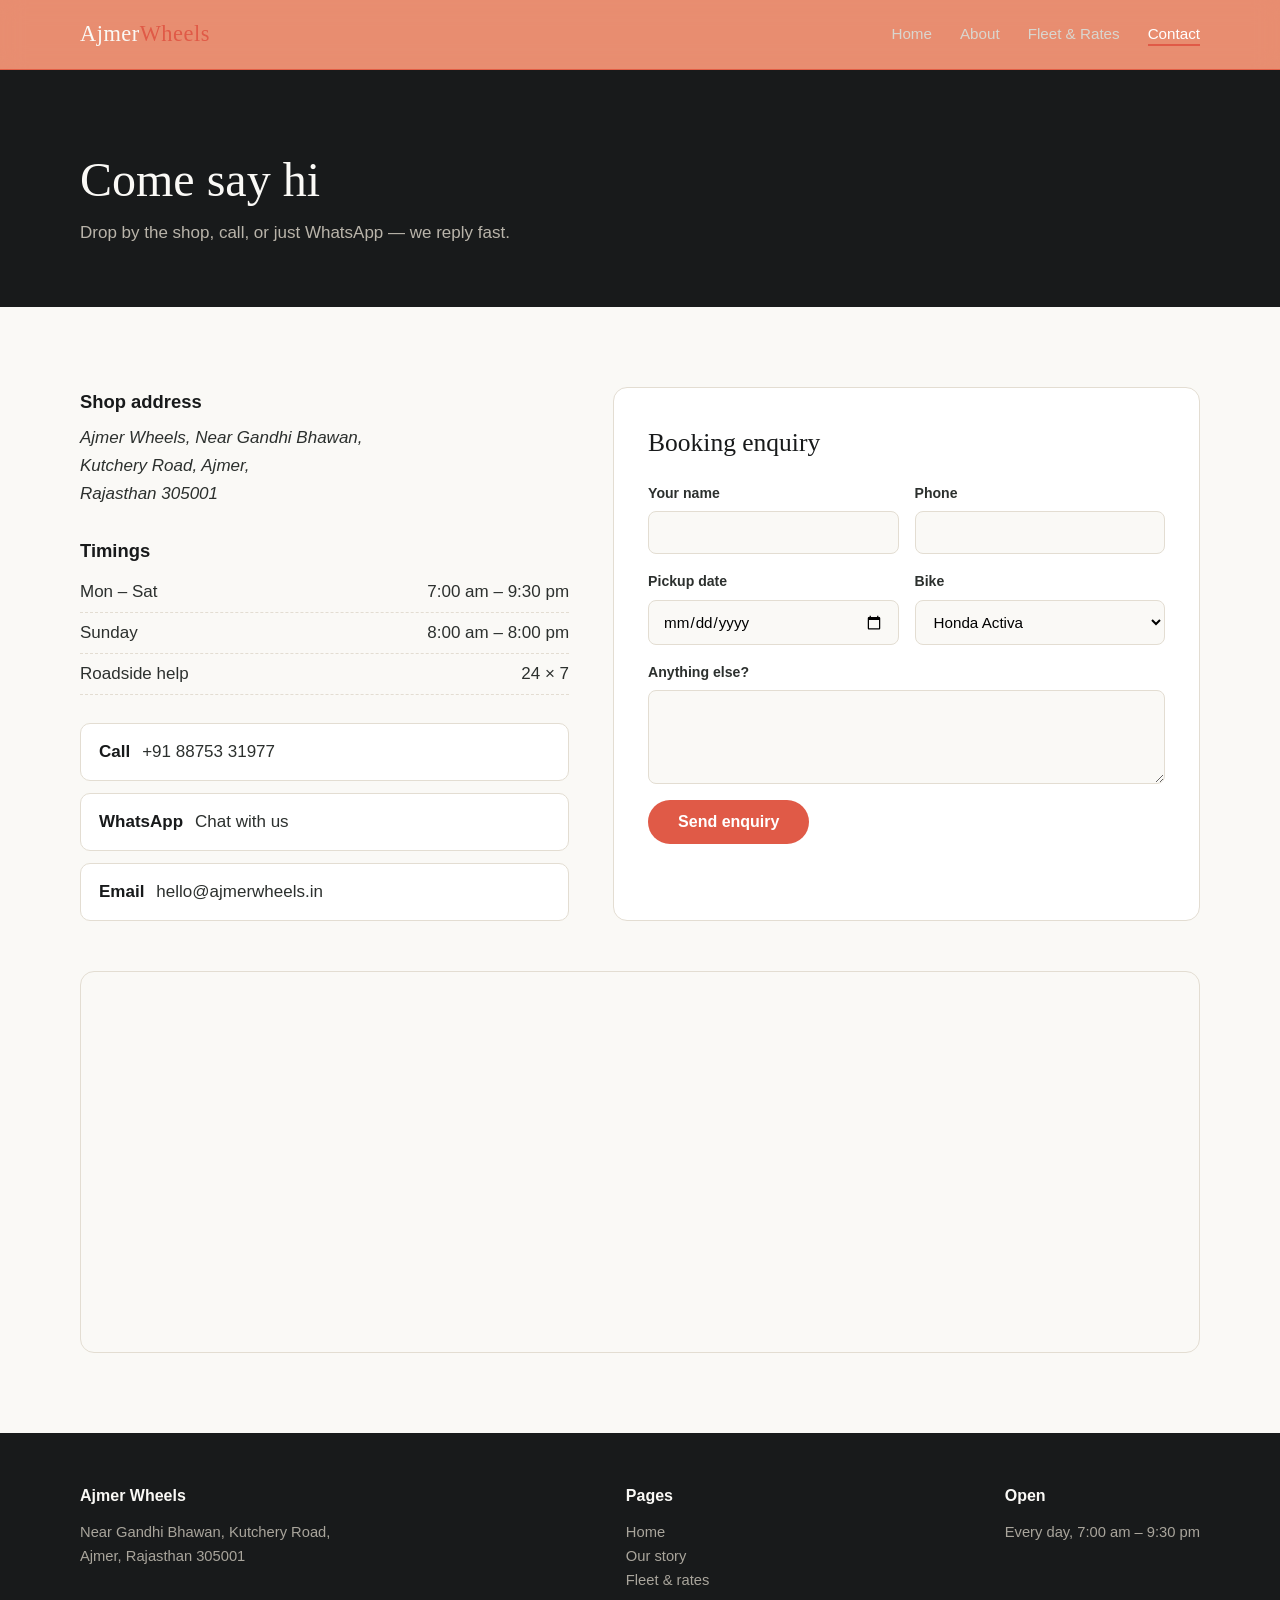
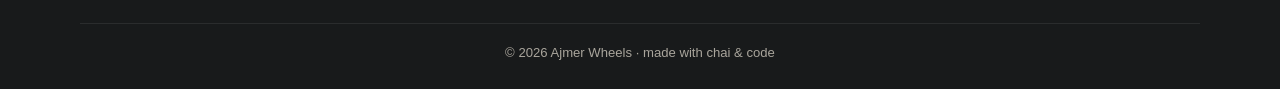
<file: contact.html>
<!DOCTYPE html>
<html lang="en">
<head>
  <meta charset="UTF-8">
  <meta name="viewport" content="width=device-width, initial-scale=1.0">
  <meta name="description" content="Contact Ajmer Wheels - call, WhatsApp or visit our bike rental shop on Kutchery Road, Ajmer.">
  <title>Contact | Ajmer Wheels</title>
  <link rel="stylesheet" href="style.css">
  <style>
    /* booking confirmation box */
    .booking-success {
      background: #fff;
      border: 1px solid var(--soft-line);
      border-radius: var(--radius-soft);
      padding: 50px 34px;
      text-align: center;
      align-self: start;
    }
    .booking-success[hidden] { display: none; }
    .tick-circle {
      width: 110px;
      height: 110px;
      margin: 0 auto 22px;
      border-radius: 50%;
      background: #22b35a;
      display: flex;
      align-items: center;
      justify-content: center;
      animation: tickPop .5s ease;
    }
    .tick-circle svg { width: 60px; height: 60px; }
    .booking-success h2 {
      font-family: var(--heading-font);
      font-weight: normal;
      font-size: 1.8rem;
      color: var(--charcoal);
      margin-bottom: 10px;
    }
    .booking-success p { color: #6b6f6c; margin-bottom: 8px; }
    .booking-success .ride-btn { margin-top: 18px; }
    @keyframes tickPop {
      0% { transform: scale(.3); opacity: 0; }
      70% { transform: scale(1.1); opacity: 1; }
      100% { transform: scale(1); }
    }
  </style>
</head>
<body>

  <header class="topbar">
    <div class="wrap-box topbar-inner">
      <a href="index.html" class="shop-logo">Ajmer<span>Wheels</span></a>
      <nav aria-label="Main menu">
        <ul class="menu-links">
          <li><a href="index.html">Home</a></li>
          <li><a href="about.html">About</a></li>
          <li><a href="services.html">Fleet &amp; Rates</a></li>
          <li><a href="contact.html" class="on-page">Contact</a></li>
        </ul>
      </nav>
    </div>
  </header>

  <main>
    <section class="page-banner">
      <div class="wrap-box">
        <h1>Come say hi</h1>
        <p>Drop by the shop, call, or just WhatsApp — we reply fast.</p>
      </div>
    </section>

    <section class="chunk">
      <div class="wrap-box">
        <div class="reach-grid">
          <div>
            <div class="info-block">
              <h2>Shop address</h2>
              <address>Ajmer Wheels, Near Gandhi Bhawan,<br>Kutchery Road, Ajmer,<br>Rajasthan 305001</address>
            </div>

            <div class="info-block">
              <h2>Timings</h2>
              <ul class="timing-list">
                <li><span>Mon – Sat</span><span>7:00 am – 9:30 pm</span></li>
                <li><span>Sunday</span><span>8:00 am – 8:00 pm</span></li>
                <li><span>Roadside help</span><span>24 × 7</span></li>
              </ul>
            </div>

            <div class="quick-links">
              <a class="quick-link" href="tel:+918875331977"><b>Call</b> +91 88753 31977</a>
              <a class="quick-link" href="https://wa.me/919876543210"><b>WhatsApp</b> Chat with us</a>
              <a class="quick-link" href="mailto:hello@ajmerwheels.in"><b>Email</b> hello@ajmerwheels.in</a>
            </div>
          </div>

          <form class="enquiry-form" action="#" method="post">
            <h2>Booking enquiry</h2>
            <div class="field-pair">
              <div class="field">
                <label for="riderName">Your name</label>
                <input type="text" id="riderName" name="riderName" required>
              </div>
              <div class="field">
                <label for="riderPhone">Phone</label>
                <input type="tel" id="riderPhone" name="riderPhone" required>
              </div>
            </div>
            <div class="field-pair">
              <div class="field">
                <label for="pickDate">Pickup date</label>
                <input type="date" id="pickDate" name="pickDate">
              </div>
              <div class="field">
                <label for="whichBike">Bike</label>
                <select id="whichBike" name="whichBike">
                  <option>Honda Activa</option>
                  <option>Bajaj Pulsar 150</option>
                  <option>Royal Enfield Classic 350</option>
                  <option>Royal Enfield Himalayan</option>
                </select>
              </div>
            </div>
            <div class="field">
              <label for="riderMsg">Anything else?</label>
              <textarea id="riderMsg" name="riderMsg" rows="4"></textarea>
            </div>
            <button type="submit" class="ride-btn">Send enquiry</button>
          </form>

          <div class="booking-success" id="bookingSuccess" hidden role="status" aria-live="polite">
            <div class="tick-circle">
              <svg viewBox="0 0 24 24" fill="none" stroke="#fff" stroke-width="3" stroke-linecap="round" stroke-linejoin="round" aria-hidden="true"><path d="M5 12.5l4.5 4.5L19 7.5"/></svg>
            </div>
            <h2>Your booking is confirmed!</h2>
            <p id="successName">Thank you!</p>
            <p>We'll call you shortly on your number to finalise the details.</p>
            <a href="index.html" class="ride-btn">Back to home</a>
          </div>
        </div>

        <div class="map-frame">
          <iframe title="Map showing Ajmer Wheels location in Ajmer" src="https://www.google.com/maps?q=Kutchery+Road+Ajmer&amp;output=embed" loading="lazy" referrerpolicy="no-referrer-when-downgrade"></iframe>
        </div>
      </div>
    </section>
  </main>

  <footer class="bottom-bar">
    <div class="wrap-box">
      <div class="bottom-cols">
        <div>
          <h2>Ajmer Wheels</h2>
          <p>Near Gandhi Bhawan, Kutchery Road,<br>Ajmer, Rajasthan 305001</p>
        </div>
        <div>
          <h2>Pages</h2>
          <ul>
            <li><a href="index.html">Home</a></li>
            <li><a href="about.html">Our story</a></li>
            <li><a href="services.html">Fleet &amp; rates</a></li>
          </ul>
        </div>
        <div>
          <h2>Open</h2>
          <p>Every day, 7:00 am – 9:30 pm</p>
        </div>
      </div>
      <p class="copy-line">© 2026 Ajmer Wheels · made with chai &amp; code</p>
    </div>
  </footer>

  <script>
    var form = document.querySelector('.enquiry-form');
    var box = document.getElementById('bookingSuccess');
    form.addEventListener('submit', function (e) {
      e.preventDefault();
      var name = document.getElementById('riderName').value.trim();
      document.getElementById('successName').textContent = name ? 'Thank you, ' + name + '.' : 'Thank you!';
      form.style.display = 'none';
      box.hidden = false;
      box.scrollIntoView({ behavior: 'smooth', block: 'center' });
    });
  </script>

</body>
</html>
</file>
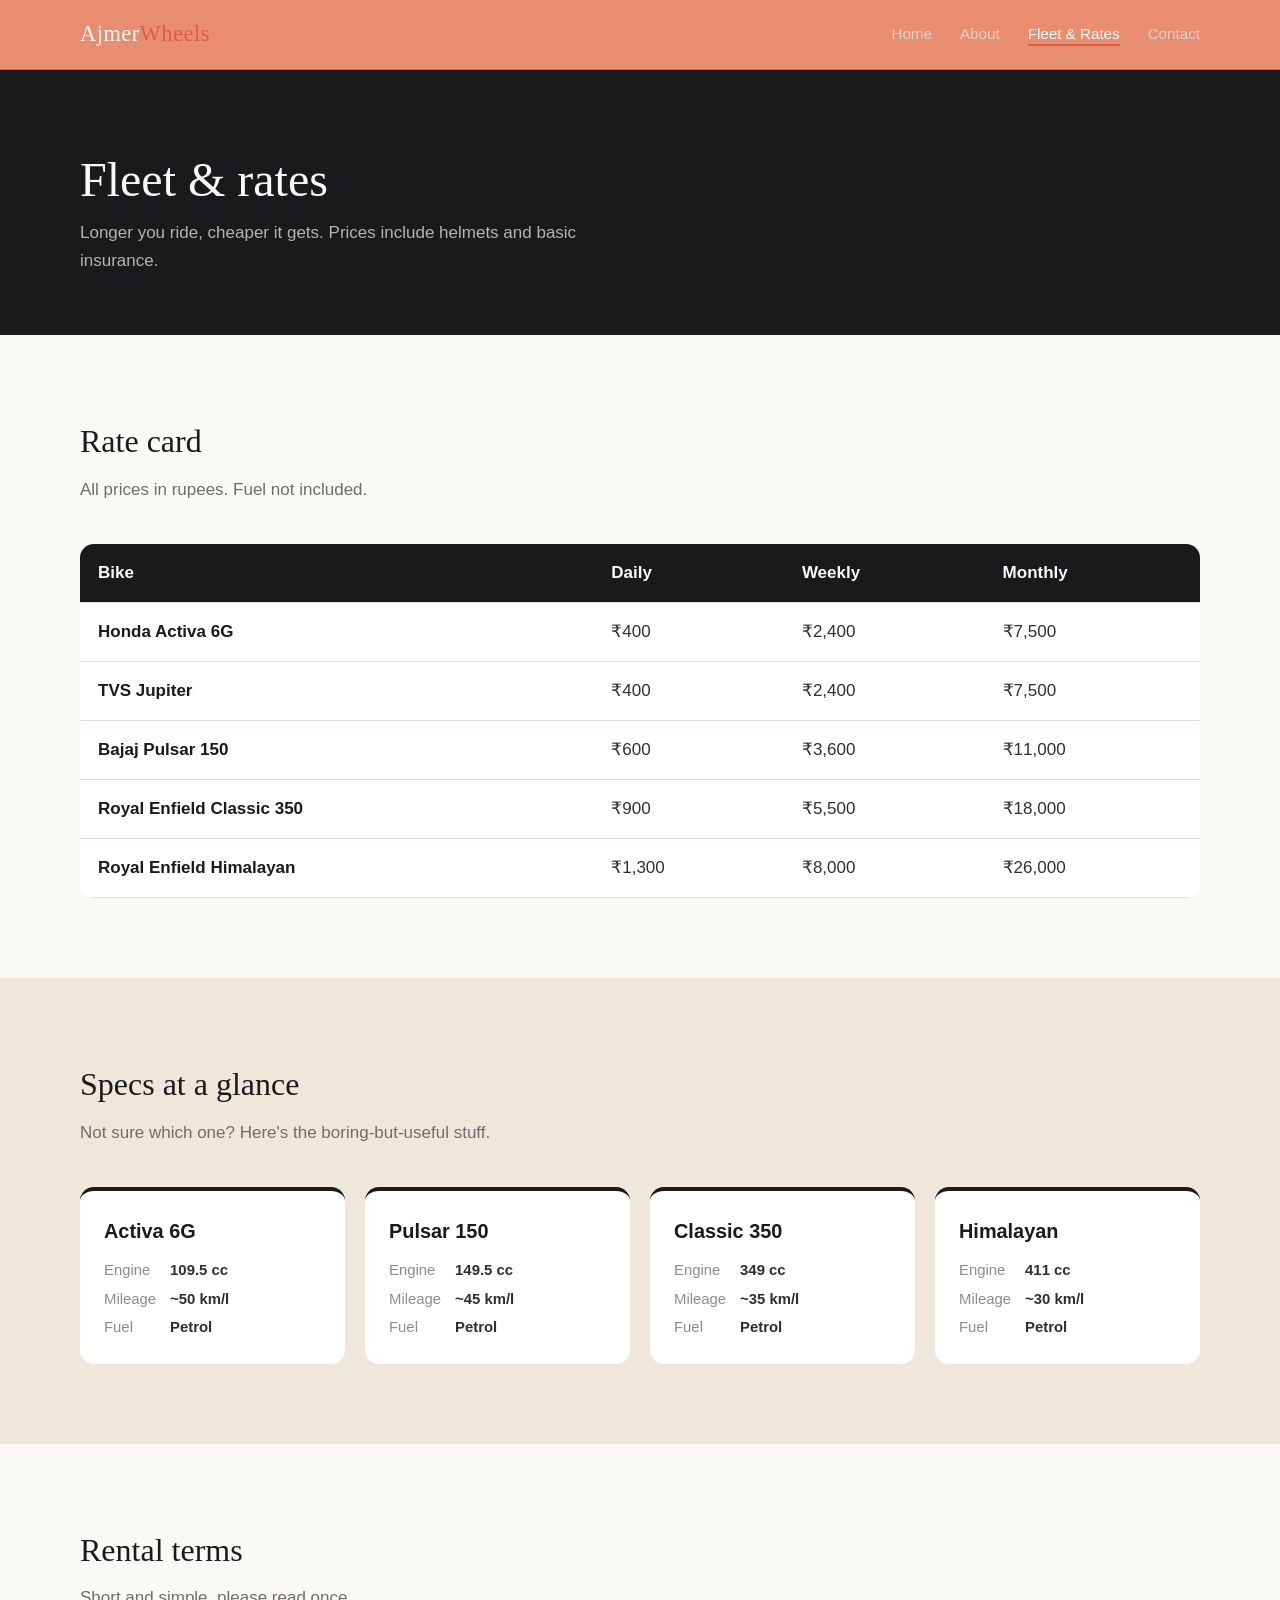
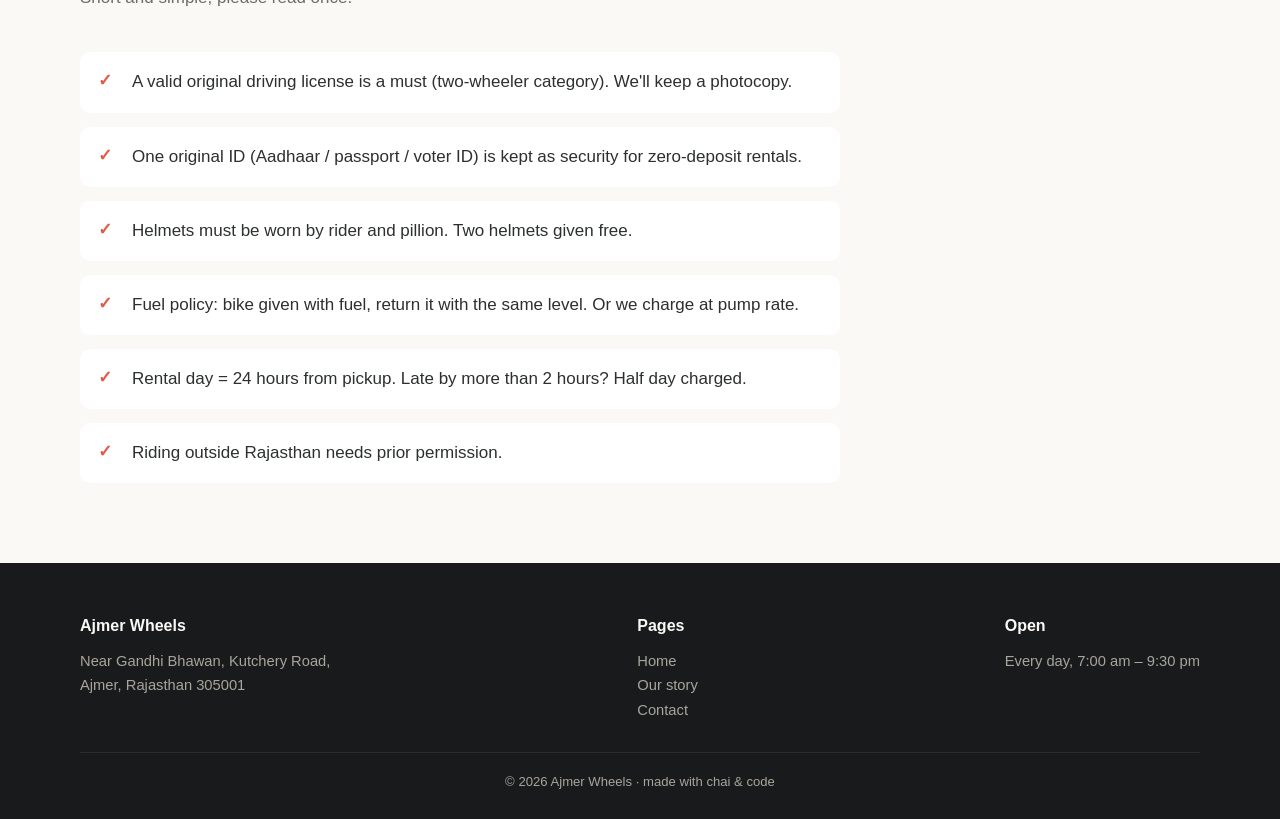
<file: services.html>
<!DOCTYPE html>
<html lang="en">
<head>
  <meta charset="UTF-8">
  <meta name="viewport" content="width=device-width, initial-scale=1.0">
  <meta name="description" content="Daily, weekly and monthly bike rental rates in Ajmer with full vehicle specs and rental terms.">
  <title>Fleet &amp; Rates | Ajmer Wheels</title>
  <link rel="stylesheet" href="style.css">
</head>
<body>

  <header class="topbar">
    <div class="wrap-box topbar-inner">
      <a href="index.html" class="shop-logo">Ajmer<span>Wheels</span></a>
      <nav aria-label="Main menu">
        <ul class="menu-links">
          <li><a href="index.html">Home</a></li>
          <li><a href="about.html">About</a></li>
          <li><a href="services.html" class="on-page">Fleet &amp; Rates</a></li>
          <li><a href="contact.html">Contact</a></li>
        </ul>
      </nav>
    </div>
  </header>

  <main>
    <section class="page-banner">
      <div class="wrap-box">
        <h1>Fleet &amp; rates</h1>
        <p>Longer you ride, cheaper it gets. Prices include helmets and basic insurance.</p>
      </div>
    </section>

    <section class="chunk">
      <div class="wrap-box">
        <h2 class="chunk-title">Rate card</h2>
        <p class="chunk-sub">All prices in rupees. Fuel not included.</p>
        <div class="rate-table-holder">
          <table class="rate-table">
            <thead>
              <tr>
                <th scope="col">Bike</th>
                <th scope="col">Daily</th>
                <th scope="col">Weekly</th>
                <th scope="col">Monthly</th>
              </tr>
            </thead>
            <tbody>
              <tr><td>Honda Activa 6G</td><td>₹400</td><td>₹2,400</td><td>₹7,500</td></tr>
              <tr><td>TVS Jupiter</td><td>₹400</td><td>₹2,400</td><td>₹7,500</td></tr>
              <tr><td>Bajaj Pulsar 150</td><td>₹600</td><td>₹3,600</td><td>₹11,000</td></tr>
              <tr><td>Royal Enfield Classic 350</td><td>₹900</td><td>₹5,500</td><td>₹18,000</td></tr>
              <tr><td>Royal Enfield Himalayan</td><td>₹1,300</td><td>₹8,000</td><td>₹26,000</td></tr>
            </tbody>
          </table>
        </div>
      </div>
    </section>

    <section class="chunk sandy">
      <div class="wrap-box">
        <h2 class="chunk-title">Specs at a glance</h2>
        <p class="chunk-sub">Not sure which one? Here's the boring-but-useful stuff.</p>
        <div class="spec-grid">
          <article class="spec-box">
            <h3>Activa 6G</h3>
            <dl><dt>Engine</dt><dd>109.5 cc</dd><dt>Mileage</dt><dd>~50 km/l</dd><dt>Fuel</dt><dd>Petrol</dd></dl>
          </article>
          <article class="spec-box">
            <h3>Pulsar 150</h3>
            <dl><dt>Engine</dt><dd>149.5 cc</dd><dt>Mileage</dt><dd>~45 km/l</dd><dt>Fuel</dt><dd>Petrol</dd></dl>
          </article>
          <article class="spec-box">
            <h3>Classic 350</h3>
            <dl><dt>Engine</dt><dd>349 cc</dd><dt>Mileage</dt><dd>~35 km/l</dd><dt>Fuel</dt><dd>Petrol</dd></dl>
          </article>
          <article class="spec-box">
            <h3>Himalayan</h3>
            <dl><dt>Engine</dt><dd>411 cc</dd><dt>Mileage</dt><dd>~30 km/l</dd><dt>Fuel</dt><dd>Petrol</dd></dl>
          </article>
        </div>
      </div>
    </section>

    <section class="chunk">
      <div class="wrap-box">
        <h2 class="chunk-title">Rental terms</h2>
        <p class="chunk-sub">Short and simple, please read once.</p>
        <ul class="rules-list">
          <li>A valid original driving license is a must (two-wheeler category). We'll keep a photocopy.</li>
          <li>One original ID (Aadhaar / passport / voter ID) is kept as security for zero-deposit rentals.</li>
          <li>Helmets must be worn by rider and pillion. Two helmets given free.</li>
          <li>Fuel policy: bike given with fuel, return it with the same level. Or we charge at pump rate.</li>
          <li>Rental day = 24 hours from pickup. Late by more than 2 hours? Half day charged.</li>
          <li>Riding outside Rajasthan needs prior permission.</li>
        </ul>
      </div>
    </section>
  </main>

  <footer class="bottom-bar">
    <div class="wrap-box">
      <div class="bottom-cols">
        <div>
          <h2>Ajmer Wheels</h2>
          <p>Near Gandhi Bhawan, Kutchery Road,<br>Ajmer, Rajasthan 305001</p>
        </div>
        <div>
          <h2>Pages</h2>
          <ul>
            <li><a href="index.html">Home</a></li>
            <li><a href="about.html">Our story</a></li>
            <li><a href="contact.html">Contact</a></li>
          </ul>
        </div>
        <div>
          <h2>Open</h2>
          <p>Every day, 7:00 am – 9:30 pm</p>
        </div>
      </div>
      <p class="copy-line">© 2026 Ajmer Wheels · made with chai &amp; code</p>
    </div>
  </footer>

</body>
</html>
</file>
<file: style.css>
/* ==========================================
   Ajmer Wheels - main stylesheet
   written by hand, no frameworks :)
   ========================================== */

:root {
  --charcoal: #181A1B;
  --sunset: #E05A47;
  --sunset-dark: #c4473606;
  --cream: #FAF9F6;
  --slate: #2C302E;
  --sand: #efe7da;
  --soft-line: #e3ddd2;
  --radius-soft: 14px;
  --heading-font: "Georgia", "Times New Roman", serif;
  --body-font: "Segoe UI", "Trebuchet MS", sans-serif;
}

* { box-sizing: border-box; margin: 0; padding: 0; }

html { scroll-behavior: smooth; }

body {
  font-family: var(--body-font);
  background: var(--cream);
  color: var(--slate);
  line-height: 1.65;
  font-size: 17px;
}

img { max-width: 100%; display: block; }
a { color: inherit; }

.wrap-box {
  width: min(1120px, 92%);
  margin: 0 auto;

}

/* ---------- Navigation styles ---------- */
.topbar {
  position: sticky;
  top: 0;
  z-index: 1000;
  background: rgba(219, 60, 12, 0.567);
  backdrop-filter: blur(12px);
  -webkit-backdrop-filter: blur(12px);
  border-bottom: 1px solid rgba(218, 29, 12, 0.421);
  color: #181A1B;
 
}

.topbar-inner {
  display: flex;
  align-items: center;
  justify-content: space-between;
  padding: 16px 0;
}

.shop-logo {
  color: var(--cream);
  text-decoration: none;
  font-family: var(--heading-font);
  font-size: 1.4rem;
  letter-spacing: .5px;
}
.shop-logo span { color: var(--sunset); }

.menu-links {
  list-style: none;
  display: flex;
  gap: 28px;
}

.menu-links a {
  color: #d9d6cf;
  text-decoration: none;
  font-size: .95rem;
  position: relative;
  padding-bottom: 4px;
  transition: color .3s ease;
}

/* the sliding underline - took me a while to get this right */
.menu-links a::after {
  content: "";
  position: absolute;
  left: 0;
  bottom: 0;
  width: 0;
  height: 2px;
  background: var(--sunset);
  transition: width .3s ease;
}
.menu-links a:hover,
.menu-links a.on-page { color: #fff; }
.menu-links a:hover::after,
.menu-links a.on-page::after { width: 100%; }

/* ---------- Buttons (shiny sweep) ---------- */
.ride-btn {
  display: inline-block;
  position: relative;
  overflow: hidden;
  padding: 13px 30px;
  border-radius: 40px;
  background: var(--sunset);
  color: #fff;
  font-weight: 600;
  text-decoration: none;
  border: none;
  cursor: pointer;
  font-size: 1rem;
  font-family: inherit;
  transition: all 0.3s ease;
}
.ride-btn::before {
  content: "";
  position: absolute;
  top: 0;
  left: -75%;
  width: 50%;
  height: 100%;
  background: linear-gradient(120deg, transparent, rgba(255,255,255,.55), transparent);
  transform: skewX(-20deg);
}
.ride-btn:hover {
  box-shadow: 0 8px 22px rgba(224, 90, 71, .45);
  transform: translateY(-2px);
}
.ride-btn:hover::before { animation: shineSweep .8s ease; }

.ride-btn.ghosty {
  background: transparent;
  border: 2px solid var(--cream);
  color: var(--cream);
}
.ride-btn.ghosty:hover { background: var(--cream); color: var(--charcoal); }

@keyframes shineSweep {
  from { left: -75%; }
  to { left: 125%; }
}

/* ---------- Hero Section ---------- */
.desert-hero {
  background:
    linear-gradient(100deg, rgba(24,26,27,.92) 30%, rgba(24, 26, 27, 0.023)),
    url("image/\(_Ride\ Beyond\ Limits_\ GT\ Bike\ Adventure__\).jpg") center/cover;
  color: var(--cream);
  padding: 120px 0 130px;
}
.desert-hero .tagline-small {
  color: var(--sunset);
  text-transform: uppercase;
  letter-spacing: 3px;
  font-size: .8rem;
  font-weight: 700;
}
.desert-hero h1 {
  font-family: var(--heading-font);
  font-size: clamp(2.3rem, 5vw, 3.8rem);
  line-height: 1.15;
  max-width: 640px;
  margin: 14px 0 20px;
  font-weight: normal;
}
.desert-hero h1 em { color: var(--sunset); }
.desert-hero p { max-width: 520px; color: #cfcac0; margin-bottom: 32px; }
.hero-actions { display: flex; gap: 14px; flex-wrap: wrap; }

/* inner page banner - smaller cousin of hero */
.page-banner {
  background: var(--charcoal);
  color: var(--cream);
  padding: 70px 0 60px;
}
.page-banner h1 {
  font-family: var(--heading-font);
  font-weight: normal;
  font-size: clamp(2rem, 4vw, 3rem);
}
.page-banner p { color: #b9b4aa; max-width: 560px; }

/* ---------- common blocks ---------- */
.chunk { padding: 80px 0; }
.chunk.sandy { background: var(--sand); }

.chunk-title {
  font-family: var(--heading-font);
  font-weight: normal;
  font-size: 2rem;
  margin-bottom: 8px;
  color: var(--charcoal);
}
.chunk-sub { color: #6b6f6c; margin-bottom: 40px; max-width: 560px; }

/* Feature badges */
.perk-strip {
  display: flex;
  justify-content: space-between;
  gap: 18px;
  margin-top: -50px;
  flex-wrap: wrap;
}
.perk-item {
  flex: 1 1 220px;
  background: #fff;
  border-radius: var(--radius-soft);
  padding: 22px 24px;
  box-shadow: 0 10px 30px rgba(24,26,27,.08);
  border-left: 4px solid var(--sunset);
}
.perk-item h3 { font-size: 1.05rem; color: var(--charcoal); }
.perk-item p { font-size: .9rem; color: #6b6f6c; }

/* Fleet preview */
.bike-row {
  display: grid;
  grid-template-columns: repeat(auto-fit, minmax(240px, 1fr));
  gap: 26px;
}
.bike-tile {
  background: #fff;
  border-radius: var(--radius-soft);
  overflow: hidden;
  border: 1px solid var(--soft-line);
  transition: transform .3s ease, box-shadow .3s ease;
}
.bike-tile:hover { transform: translateY(-5px); box-shadow: 0 14px 30px rgba(0,0,0,.08); }
.bike-tile img { height: 190px; width: 100%; object-fit: cover; }
.bike-tile-body { padding: 20px 22px 24px; }
.bike-tile h3 { font-size: 1.15rem; color: var(--charcoal); }
.bike-tile .kind { font-size: .85rem; color: #8a8d8a; }
.price-tag {
  margin-top: 12px;
  font-size: 1.5rem;
  font-family: var(--heading-font);
  color: var(--sunset);
}
.price-tag small { font-size: .85rem; color: #8a8d8a; font-family: var(--body-font); }

/* CTA section */
.call-out {
  background: var(--sunset);
  color: #fff;
  border-radius: 22px;
  padding: 54px 48px;
  display: flex;
  justify-content: space-between;
  align-items: center;
  gap: 24px;
  flex-wrap: wrap;
}
.call-out h2 { font-family: var(--heading-font); font-weight: normal; font-size: 1.9rem; }
.call-out .ride-btn { background: var(--charcoal); }

/* ---------- About page ---------- */
.story-split {
  display: grid;
  grid-template-columns: 1.1fr 1fr;
  gap: 50px;
  align-items: center;
}
.story-split p { margin-bottom: 16px; }
.owner-quote {
  font-family: var(--heading-font);
  font-style: italic;
  font-size: 1.2rem;
  border-left: 3px solid var(--sunset);
  padding-left: 18px;
  color: var(--charcoal);
}
.story-split img { border-radius: var(--radius-soft); height: 380px; width: 100%; object-fit: cover; }

.shop-pics {
  display: grid;
  grid-template-columns: 2fr 1fr 1fr;
  gap: 16px;
}
.shop-pics figure { margin: 0; }
.shop-pics img { height: 230px; width: 100%; object-fit: cover; border-radius: 10px; }
.shop-pics figcaption { font-size: .82rem; color: #8a8d8a; margin-top: 6px; }

.values-list {
  display: grid;
  grid-template-columns: repeat(3, 1fr);
  gap: 22px;
}
.value-note {
  background: #fff;
  padding: 26px;
  border-radius: var(--radius-soft);
  border: 1px solid var(--soft-line);
}
.value-note .num {
  font-family: var(--heading-font);
  color: var(--sunset);
  font-size: 2rem;
}
.value-note h3 { color: var(--charcoal); margin-bottom: 6px; }

/* ---------- Services page ---------- */
.rate-table-holder { overflow-x: auto; }
.rate-table {
  width: 100%;
  border-collapse: collapse;
  background: #fff;
  border-radius: var(--radius-soft);
  overflow: hidden;
  min-width: 560px;
}
.rate-table th, .rate-table td {
  padding: 15px 18px;
  text-align: left;
  border-bottom: 1px solid var(--soft-line);
}
.rate-table thead th { background: var(--charcoal); color: var(--cream); font-weight: 600; }
.rate-table tbody tr:hover { background: #fdf3f1; }
.rate-table td:first-child { font-weight: 600; color: var(--charcoal); }

.spec-grid {
  display: grid;
  grid-template-columns: repeat(auto-fit, minmax(230px, 1fr));
  gap: 20px;
}
.spec-box {
  background: #fff;
  border-radius: var(--radius-soft);
  padding: 24px;
  border-top: 4px solid var(--charcoal);
}
.spec-box h3 { color: var(--charcoal); margin-bottom: 10px; }
.spec-box dl { display: grid; grid-template-columns: auto 1fr; gap: 4px 14px; font-size: .93rem; }
.spec-box dt { color: #8a8d8a; }
.spec-box dd { color: var(--slate); font-weight: 600; }

.rules-list { list-style: none; display: grid; gap: 14px; max-width: 760px; }
.rules-list li {
  background: #fff;
  padding: 16px 20px 16px 52px;
  border-radius: 10px;
  position: relative;
}
.rules-list li::before {
  content: "✓";
  position: absolute;
  left: 18px;
  top: 15px;
  color: var(--sunset);
  font-weight: 700;
}

/* ---------- Contact page ---------- */
.reach-grid {
  display: grid;
  grid-template-columns: 1fr 1.2fr;
  gap: 44px;
}
.info-block { margin-bottom: 28px; }
.info-block h2 { font-size: 1.15rem; color: var(--charcoal); margin-bottom: 6px; }
.timing-list { list-style: none; }
.timing-list li { display: flex; justify-content: space-between; border-bottom: 1px dashed var(--soft-line); padding: 6px 0; }

.quick-links { display: flex; flex-direction: column; gap: 12px; }
.quick-link {
  display: flex;
  align-items: center;
  gap: 12px;
  padding: 14px 18px;
  background: #fff;
  border: 1px solid var(--soft-line);
  border-radius: 10px;
  text-decoration: none;
  transition: border-color .3s ease, transform .3s ease;
}
.quick-link:hover { border-color: var(--sunset); transform: translateX(4px); }
.quick-link b { color: var(--charcoal); }

.enquiry-form {
  background: #fff;
  padding: 34px;
  border-radius: var(--radius-soft);
  border: 1px solid var(--soft-line);
}
.enquiry-form h2 { font-family: var(--heading-font); font-weight: normal; margin-bottom: 18px; color: var(--charcoal); }
.field-pair { display: grid; grid-template-columns: 1fr 1fr; gap: 16px; }
.field { margin-bottom: 16px; display: flex; flex-direction: column; }
.field label { font-size: .88rem; font-weight: 600; margin-bottom: 6px; }
.field input, .field select, .field textarea {
  padding: 12px 14px;
  border: 1px solid var(--soft-line);
  border-radius: 8px;
  font-family: inherit;
  font-size: .95rem;
  background: var(--cream);
  width: 100%;
  min-width: 0;
}
.field input:focus, .field select:focus, .field textarea:focus {
  outline: none;
  border-color: var(--sunset);
  box-shadow: 0 0 0 3px rgba(224,90,71,.15);
}

.map-frame {
  margin-top: 50px;
  border-radius: var(--radius-soft);
  overflow: hidden;
  border: 1px solid var(--soft-line);
}
.map-frame iframe { width: 100%; height: 380px; border: 0; display: block; }

/* ---------- Footer ---------- */
.bottom-bar {
  background: var(--charcoal);
  color: #a9a59c;
  padding: 50px 0 26px;
  font-size: .92rem;
}
.bottom-cols { display: flex; justify-content: space-between; gap: 30px; flex-wrap: wrap; margin-bottom: 30px; }
.bottom-cols h2 { color: var(--cream); font-size: 1rem; margin-bottom: 10px; }
.bottom-cols ul { list-style: none; }
.bottom-cols a { text-decoration: none; }
.bottom-cols a:hover { color: var(--sunset); }
.copy-line { border-top: 1px solid rgba(255,255,255,.08); padding-top: 18px; text-align: center; font-size: .82rem; }

/* ---------- Tablets & phones ---------- */
@media (max-width: 768px) {
  body { font-size: 16px; }
  .topbar-inner { flex-direction: column; gap: 10px; }
  .menu-links { gap: 18px; }
  .desert-hero { padding: 80px 0 100px; }
  .story-split, .reach-grid { grid-template-columns: minmax(0, 1fr); }
  .reach-grid > * { min-width: 0; }
  .field-pair { grid-template-columns: minmax(0, 1fr) minmax(0, 1fr); }
  .menu-links { flex-wrap: wrap; justify-content: center; }
  .hero-actions .ride-btn { text-align: center; }
  .call-out h2 { font-size: 1.5rem; }
  .enquiry-form { padding: 24px; }
  .quick-link { overflow-wrap: anywhere; }
  .shop-pics { grid-template-columns: 1fr 1fr; }
  .shop-pics figure:first-child { grid-column: span 2; }
  .values-list { grid-template-columns: 1fr; }
  .call-out { padding: 38px 28px; }
  .chunk { padding: 60px 0; }
}

/* tiny phones - checked on my old phone */
@media (max-width: 360px) {
  .menu-links { gap: 12px; font-size: .85rem; }
  .field-pair { grid-template-columns: minmax(0, 1fr); }
  .hero-actions .ride-btn, .call-out .ride-btn { width: 100%; }
  .shop-pics { grid-template-columns: 1fr; }
  .shop-pics figure:first-child { grid-column: auto; }
  .enquiry-form { padding: 22px; }
  .ride-btn { padding: 12px 22px; }
}
</file>
